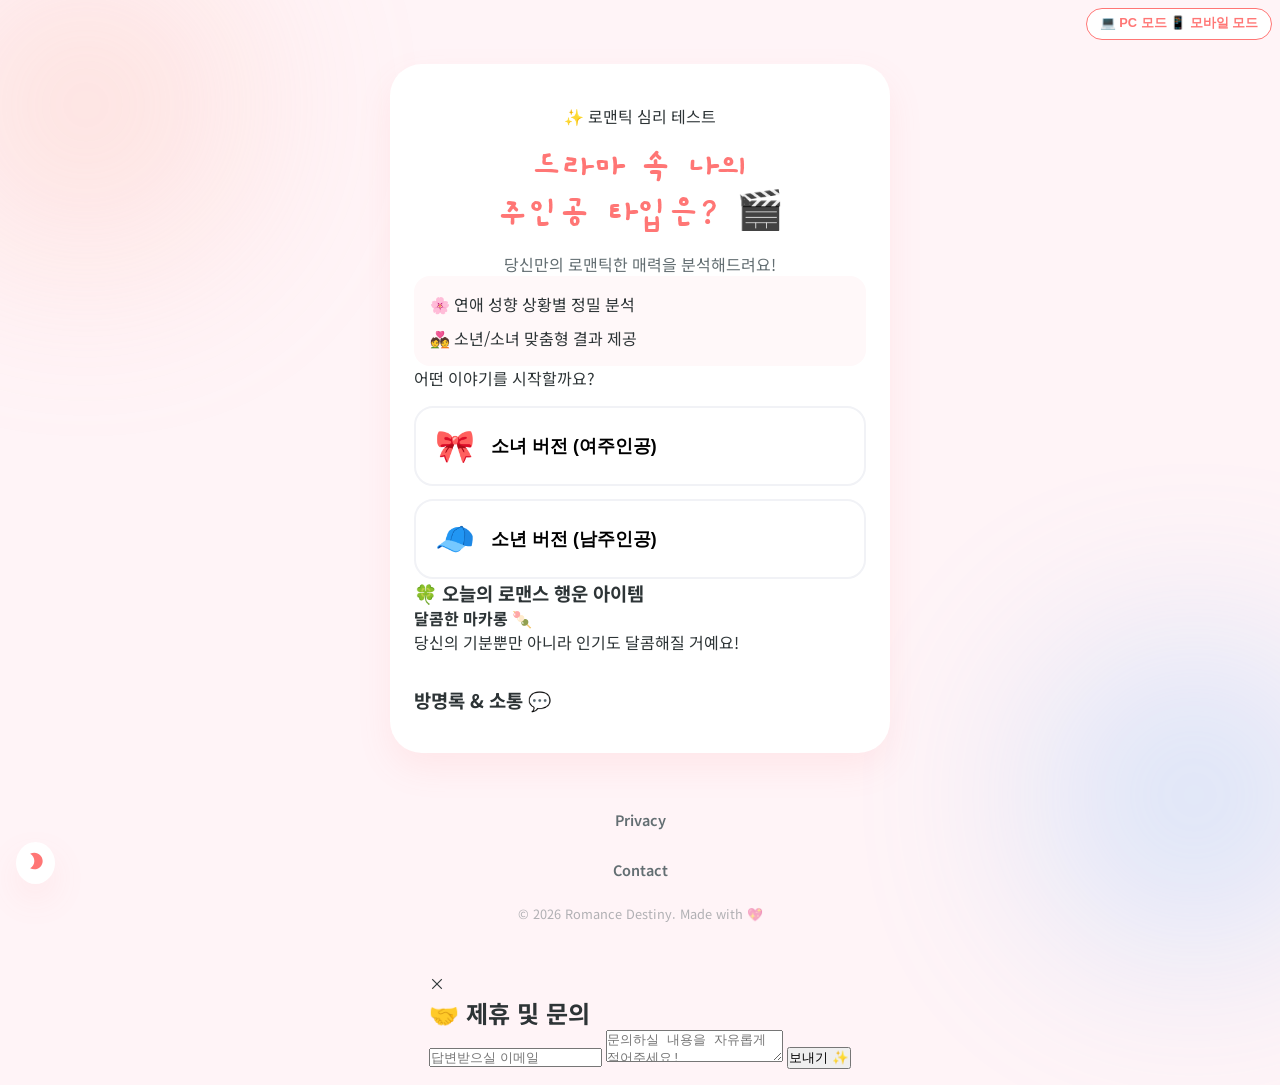
<file: index.html>
<!DOCTYPE html>
<html lang="ko">
<head>
    <meta charset="UTF-8">
    <!-- Google tag (gtag.js) -->
    <script async src="https://www.googletagmanager.com/gtag/js?id=G-DJTQJCZ2KJ"></script>
    <script>
      window.dataLayer = window.dataLayer || [];
      function gtag(){dataLayer.push(arguments);}
      gtag('js', new Date());

      gtag('config', 'G-DJTQJCZ2KJ');
    </script>
    <script type="text/javascript">
        (function(c,l,a,r,i,t,y){
            c[a]=c[a]||function(){(c[a].q=c[a].q||[]).push(arguments)};
            t=l.createElement(r);t.async=1;t.src="https://www.clarity.ms/tag/"+i;
            y=l.getElementsByTagName(r)[0];y.parentNode.insertBefore(t,y);
        })(window, document, "clarity", "script", "vmnqiyof3r");
    </script>
    <meta name="viewport" content="width=device-width, initial-scale=1.0, maximum-scale=1.0, user-scalable=no">
    <title>심쿵! 로맨스 주인공 테스트 💖</title>
    <meta name="description" content="내가 드라마 속 주인공이라면? 소녀/소년 버전으로 즐기는 나만의 로맨틱 심리 테스트!">
    <meta name="google-adsense-account" content="ca-pub-3356525968669327">
    <script async src="https://pagead2.googlesyndication.com/pagead/js/adsbygoogle.js?client=ca-pub-3356525968669327"
     crossorigin="anonymous"></script>
    <link rel="stylesheet" href="style.css">
    <link href="https://fonts.googleapis.com/css2?family=Gaegu:wght@400;700&family=Noto+Sans+KR:wght@400;500;700&display=swap" rel="stylesheet">
</head>
<body class="cute-theme">
    <div class="background-blobs">
        <div class="blob blob1"></div>
        <div class="blob blob2"></div>
    </div>

    <!-- 모드 전환 플로팅 버튼 -->
    <button id="view-mode-toggle" class="view-mode-toggle" aria-label="화면 모드 변경">
        <span class="pc-icon">💻 PC 모드</span>
        <span class="mobile-icon">📱 모바일 모드</span>
    </button>

    <main id="app-container" class="container">
        <!-- Start Screen -->
        <div id="start-screen" class="screen-container">
            <header class="header">
                <div class="badge-wrapper">
                    <span class="cute-badge">✨ 로맨틱 심리 테스트</span>
                </div>
                <h1 class="main-title">드라마 속 나의<br>주인공 타입은? 🎬</h1>
                <p class="main-subtitle">당신만의 로맨틱한 매력을 분석해드려요!</p>
            </header>

            <section class="guide-box">
                <div class="guide-item"><span>🌸</span> 연애 성향 상황별 정밀 분석</div>
                <div class="guide-item"><span>💑</span> 소년/소녀 맞춤형 결과 제공</div>
            </section>
            
            <div class="gender-choice">
                <p class="choice-label">어떤 이야기를 시작할까요?</p>
                <div class="choice-column">
                    <button class="choice-btn female" onclick="startQuiz('female')">
                        <span class="emoji">🎀</span>
                        <div class="btn-text">
                            <strong>소녀 버전 (여주인공)</strong>
                        </div>
                    </button>
                    <button class="choice-btn male" onclick="startQuiz('male')">
                        <span class="emoji">🧢</span>
                        <div class="btn-text">
                            <strong>소년 버전 (남주인공)</strong>
                        </div>
                    </button>
                </div>
            </div>

            <section class="daily-bonus">
                <div class="lucky-card-header">
                    <h3>🍀 오늘의 로맨스 행운 아이템</h3>
                </div>
                <div id="daily-lucky-item" class="lucky-bubble">
                    <p>행운을 확인해보세요!</p>
                </div>
            </section>
        </div>

        <!-- Question Screen -->
        <div id="question-screen" class="screen-container hidden">
            <div class="quiz-progress-wrapper">
                <div class="progress-info">
                    <span id="progress-text">1 / 6</span>
                    <div class="progress-bar">
                        <div class="progress-fill"></div>
                    </div>
                </div>
            </div>
            <h2 id="question-text" class="question-title">질문 로딩 중...</h2>
            <div id="answers-container" class="bubble-answers-column"></div>
        </div>

        <!-- Result Screen -->
        <div id="result-screen" class="screen-container hidden">
            <div class="result-card">
                <span class="result-tag">당신은...</span>
                <h1 id="result-title" class="res-title">결과 제목</h1>
                <h3 id="result-subtitle" class="res-sub">부제</h3>
                <div class="result-divider"></div>
                <p id="result-desc" class="res-desc">상세 설명</p>
                <div class="result-tip">
                    <strong>💝 연애 팁</strong>
                    <p id="result-tip-text">팁 내용</p>
                </div>
                <div class="action-buttons">
                    <button onclick="location.reload()" class="retry-bubble">다시 하기 🔄</button>
                </div>
            </div>
        </div>

        <!-- Community Section -->
        <section class="comments-area">
            <h3>방명록 & 소통 💬</h3>
            <div id="disqus_thread"></div>
        </section>
    </main>

    <footer class="cute-footer">
        <div class="footer-links">
            <a href="#" id="open-privacy">Privacy</a>
            <span class="sep">|</span>
            <a href="#" id="open-contact">Contact</a>
        </div>
        <p>© 2026 Romance Destiny. Made with 💖</p>
    </footer>

    <div class="controls-overlay">
        <button id="theme-toggle" class="theme-toggle-btn" aria-label="테마 변경">
            <svg id="theme-icon" viewBox="0 0 24 24"></svg>
        </button>
    </div>

    <!-- Contact Modal -->
    <div id="contact-modal" class="modal">
        <div class="modal-content cute-card">
            <span class="close-modal">&times;</span>
            <h2>🤝 제휴 및 문의</h2>
            <form action="https://formspree.io/f/xdalpkbz" method="POST" class="cute-form">
                <input type="email" name="email" required placeholder="답변받으실 이메일">
                <textarea name="message" required placeholder="문의하실 내용을 자유롭게 적어주세요!"></textarea>
                <button type="submit" class="submit-bubble">보내기 ✨</button>
            </form>
        </div>
    </div>

    <script src="theme.js"></script>
    <script src="quiz.js"></script>
    <script>
        (function() {
            var d = document, s = d.createElement('script');
            s.src = 'https://productbuilder-uvrdbzn2ha.disqus.com/embed.js';
            s.setAttribute('data-timestamp', +new Date());
            (d.head || d.body).appendChild(s);
        })();
    </script>
</body>
</html>
</file>
<file: style.css>
:root {
    --bg-color: #fff4f7;
    --container-bg: #ffffff;
    --text-color: #2d3436;
    --text-muted: #636e72;
    --accent-primary: #ff7675;
    --accent-secondary: #fab1a0;
    --accent-blue: #74b9ff;
    --border-color: #f1f2f6;
    --shadow: 0 15px 35px rgba(255, 118, 117, 0.1);
}

body.light-mode {
    --bg-color: #1e272e;
    --container-bg: #2d3436;
    --text-color: #f1f2f6;
    --text-muted: #a4b0be;
}

* {
    box-sizing: border-box;
    margin: 0;
    padding: 0;
}

body {
    background-color: var(--bg-color);
    color: var(--text-color);
    font-family: 'Noto Sans KR', sans-serif;
    min-height: 100vh;
    display: flex;
    flex-direction: column;
    align-items: center;
    padding: 1rem;
    overflow-x: hidden;
}

/* 배경 블롭 (모바일에서는 시야 방해를 위해 투명도 낮춤) */
.background-blobs {
    position: fixed;
    top: 0;
    left: 0;
    width: 100%;
    height: 100%;
    z-index: -1;
    filter: blur(100px);
    opacity: 0.3;
}
.blob { position: absolute; width: 300px; height: 300px; border-radius: 50%; }
.blob1 { background: var(--accent-secondary); top: -5%; left: -5%; }
.blob2 { background: var(--accent-blue); bottom: -5%; right: -5%; }

/* --- Mobile Mode Override --- */
body.mobile-mode {
    padding: 0.5rem !important;
}
body.mobile-mode .container {
    border-radius: 1.5rem !important;
    padding: 2rem 1rem !important;
}

/* --- Main Container (Strict 1-Column) --- */
.container {
    width: 100%;
    max-width: 500px;
    background: var(--container-bg);
    border-radius: 2rem;
    padding: 2.5rem 1.5rem;
    box-shadow: var(--shadow);
    display: flex;
    flex-direction: column;
    gap: 2rem;
    margin-top: 3rem;
    z-index: 10;
}

/* --- Header Section (Vertical Stack) --- */
.header { text-align: center; }
.main-title {
    font-family: 'Gaegu', cursive;
    font-size: 2.4rem;
    color: var(--accent-primary);
    line-height: 1.2;
    margin: 1rem 0;
}
.main-subtitle { font-size: 1rem; color: var(--text-muted); line-height: 1.5; }

.guide-box {
    background: #fff8f9;
    padding: 1rem;
    border-radius: 1rem;
    display: flex;
    flex-direction: column;
    gap: 0.6rem;
    text-align: left;
}
body.light-mode .guide-box { background: rgba(0,0,0,0.2); }

/* --- Buttons (Always Full Width & Vertical) --- */
.gender-choice { display: flex; flex-direction: column; gap: 1rem; }
.choice-column { display: flex; flex-direction: column; gap: 0.8rem; }

.choice-btn {
    width: 100%;
    padding: 1.2rem;
    border-radius: 1.2rem;
    border: 2px solid var(--border-color);
    background: #fff;
    display: flex;
    align-items: center;
    gap: 1rem;
    cursor: pointer;
    transition: transform 0.2s;
}
body.light-mode .choice-btn { background: #3d4451; color: #fff; }

.choice-btn:hover { border-color: var(--accent-primary); transform: scale(1.02); }
.choice-btn .emoji { font-size: 2rem; }
.choice-btn strong { font-size: 1.1rem; }

/* --- Quiz Progress --- */
.progress-bar { width: 100%; height: 8px; background: #eee; border-radius: 10px; margin-top: 1rem; }
.progress-fill { height: 100%; background: var(--accent-primary); border-radius: 10px; width: 0%; transition: width 0.3s; }

.question-title { font-size: 1.3rem; font-weight: 700; text-align: center; margin-bottom: 2rem; }
.bubble-answers-column { display: flex; flex-direction: column; gap: 0.8rem; }

.answer-btn {
    width: 100%;
    padding: 1.1rem;
    border-radius: 1rem;
    border: 1px solid var(--border-color);
    background: #fff;
    font-size: 1rem;
    color: var(--text-color);
    cursor: pointer;
    text-align: left;
}
body.light-mode .answer-btn { background: #3d4451; color: #fff; }
.answer-btn:hover { background: #fff0f3; border-color: var(--accent-primary); color: var(--accent-primary); }

/* --- Result Screen --- */
.res-title { font-family: 'Gaegu', cursive; font-size: 2.2rem; color: var(--accent-primary); margin-bottom: 0.5rem; text-align: center; }
.res-desc { 
    background: #fdf2f5; 
    padding: 1.2rem; 
    border-radius: 1rem; 
    line-height: 1.6; 
    font-size: 0.95rem; 
    margin: 1rem 0;
}
body.light-mode .res-desc { background: rgba(0,0,0,0.2); }

.retry-bubble {
    width: 100%;
    padding: 1rem;
    background: var(--accent-primary);
    color: #fff;
    border: none;
    border-radius: 50px;
    font-weight: 700;
    font-size: 1.1rem;
    cursor: pointer;
}

/* --- Footer (Purely Vertical Stack) --- */
.cute-footer {
    width: 100%;
    max-width: 500px;
    padding: 3rem 0;
    display: flex;
    flex-direction: column; /* 무조건 수직 */
    align-items: center;
    gap: 1rem; /* 요소 간 간격 */
    text-align: center;
}

.footer-links {
    display: flex;
    flex-direction: column; /* 링크들도 세로로 */
    gap: 0.8rem;
    width: 100%;
}

.footer-links a {
    text-decoration: none;
    color: var(--text-muted);
    font-size: 0.9rem;
    font-weight: 600;
    padding: 0.5rem;
}
.sep { display: none; } /* 세로 배치이므로 구분선 제거 */

.cute-footer p { font-size: 0.8rem; color: var(--text-muted); opacity: 0.5; }

/* --- Controls & Utilities --- */
.view-mode-toggle {
    position: fixed;
    top: 0.5rem;
    right: 0.5rem;
    z-index: 1000;
    padding: 0.4rem 0.8rem;
    font-size: 0.8rem;
    border-radius: 50px;
    border: 1px solid var(--accent-primary);
    background: #fff;
    color: var(--accent-primary);
    font-weight: 700;
}

.controls-overlay { position: fixed; bottom: 1rem; left: 1rem; z-index: 1000; }
.theme-toggle-btn { padding: 0.6rem; border-radius: 50%; border: none; background: #fff; box-shadow: var(--shadow); cursor: pointer; }
.theme-toggle-btn svg { width: 20px; height: 20px; fill: var(--accent-primary); }

.hidden { display: none !important; }

@keyframes fadeIn { from { opacity: 0; transform: translateY(10px); } to { opacity: 1; transform: translateY(0); } }
.screen-container { animation: fadeIn 0.4s ease-out; }
</file>
